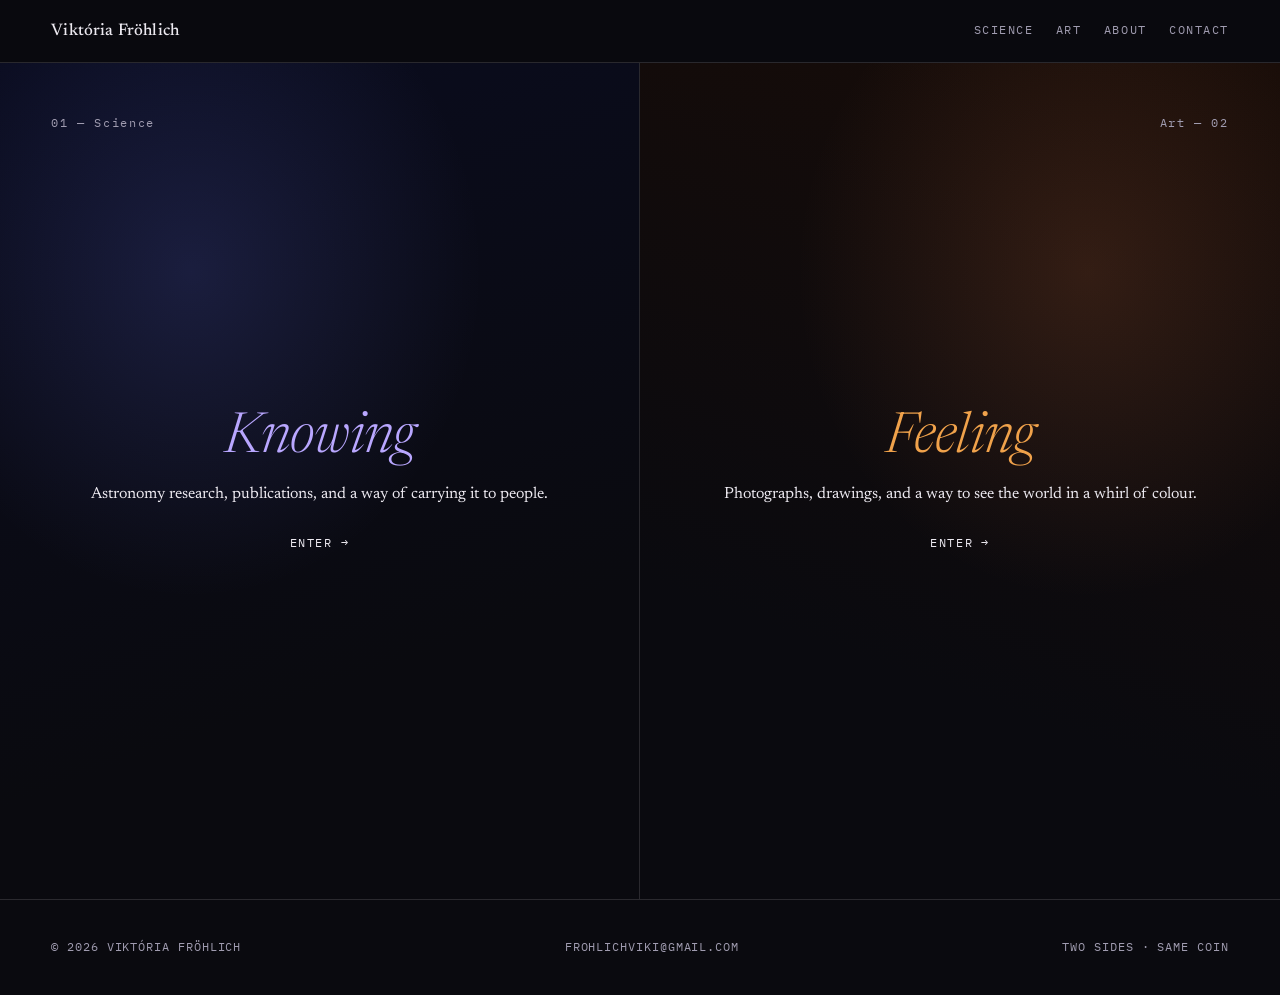
<file: index.html>
<!DOCTYPE html>
<html lang="en" data-theme="dark">
<head>
<meta charset="UTF-8">
<meta name="viewport" content="width=device-width, initial-scale=1">
<title>Viktória Fröhlich</title>
<meta name="description" content="Viktória Fröhlich — astronomer & artist. Research, science outreach, photographs and drawings.">
<link rel="icon" type="image/svg+xml" href="favicon.svg">
<link rel="icon" type="image/png" sizes="32x32" href="images/favicon-32.png">
<link rel="apple-touch-icon" href="images/apple-touch-icon.png">
<!-- Open Graph / social share. Replace SITE_URL with your real domain (e.g. https://frohlichviktoria.com) for previews to show the image. -->
<meta property="og:type" content="website">
<meta property="og:title" content="Viktória Fröhlich">
<meta property="og:description" content="Astronomer & artist. Research, science outreach, photographs and drawings — two sides of the same coin.">
<meta property="og:image" content="images/share.png">
<meta property="og:image:width" content="1200">
<meta property="og:image:height" content="630">
<meta name="twitter:card" content="summary_large_image">
<meta name="twitter:title" content="Viktória Fröhlich">
<meta name="twitter:description" content="Astronomer & artist. Research, science outreach, photographs and drawings — two sides of the same coin.">
<meta name="twitter:image" content="images/share.png">
<link rel="stylesheet" href="style.css">
</head>
<body>
<nav>
  <a class="brand" href="index.html">Viktória Fröhlich</a>
  <div class="links">
    <a href="science.html">Science</a>
    <a href="art.html">Art</a>
    <a href="about.html">About</a>
    <a href="contact.html">Contact</a>
  </div>
</nav>

<main class="coin">
  <a class="door d-sci fade" href="science.html">
    <div class="atmo"></div>
    <div class="ix mono">01 — Science</div>
    <div class="big"><em>Knowing</em></div>
    <p class="sub">Astronomy research, publications, and a way of carrying it to people.</p>
    <span class="go mono">Enter <span class="ar">→</span></span>
  </a>
  <a class="door d-art fade d1" href="art.html">
    <div class="atmo"></div>
    <div class="ix mono">Art — 02</div>
    <div class="big"><em>Feeling</em></div>
    <p class="sub">Photographs, drawings, and a way to see the world in a whirl of colour.</p>
    <span class="go mono">Enter <span class="ar">→</span></span>
  </a>
</main>

<footer>
  <span>© 2026 Viktória Fröhlich</span>
  <span><a href="mailto:frohlichviki@gmail.com">frohlichviki@gmail.com</a></span>
  <span>Two sides · same coin</span>
</footer>

<script src="app.js"></script>
</body>
</html>
</file>
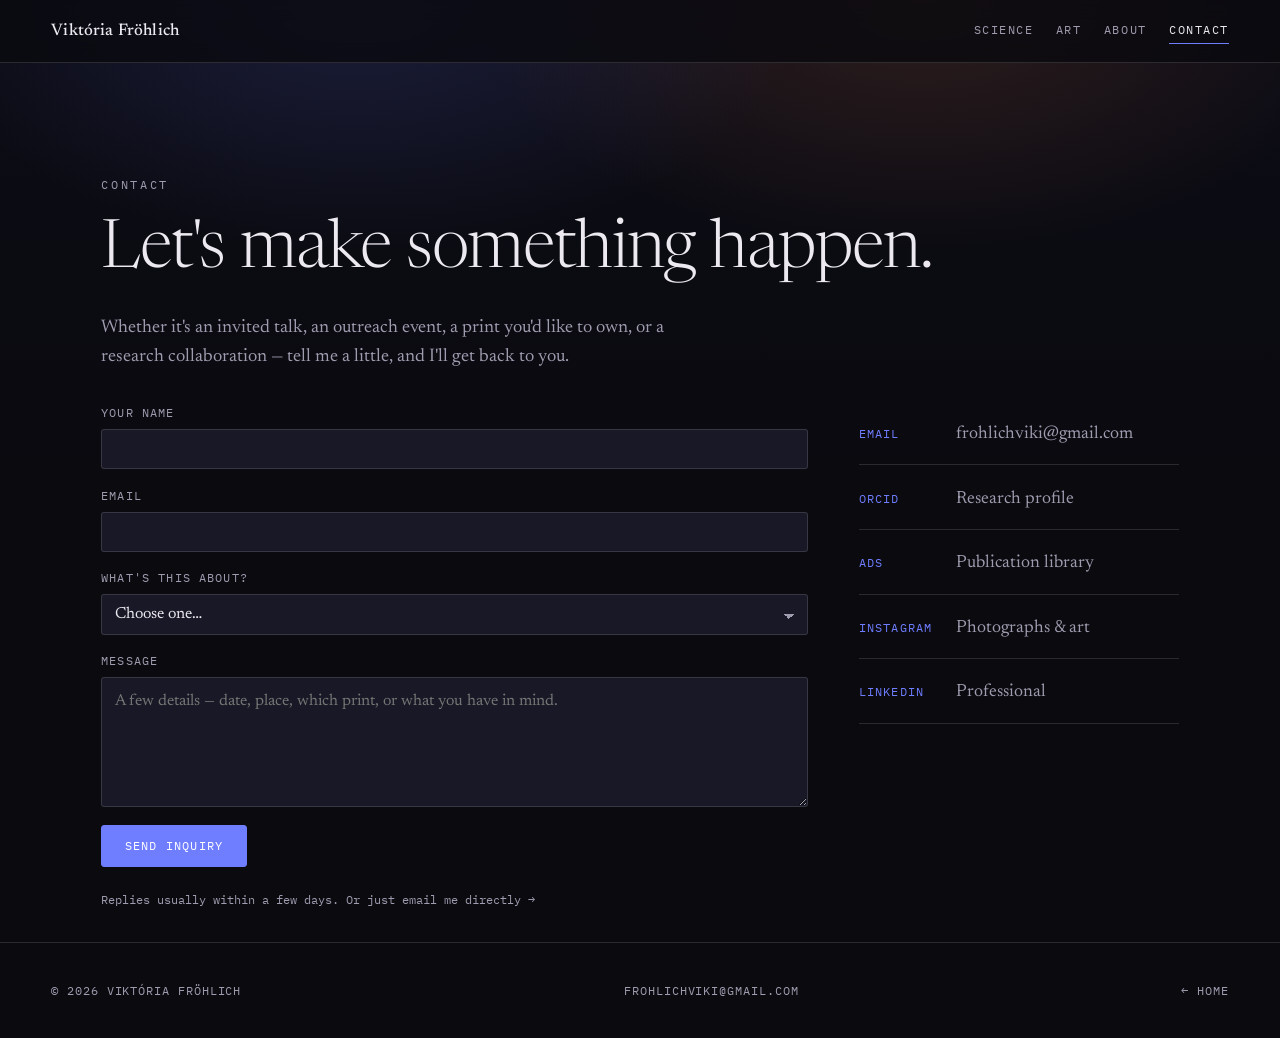
<file: contact.html>
<!DOCTYPE html>
<html lang="en" data-theme="dark">
<head>
<meta charset="UTF-8">
<meta name="viewport" content="width=device-width, initial-scale=1">
<title>Contact — Viktória Fröhlich</title>
<link rel="icon" type="image/svg+xml" href="favicon.svg">
<link rel="icon" type="image/png" sizes="32x32" href="images/favicon-32.png">
<link rel="apple-touch-icon" href="images/apple-touch-icon.png">
<!-- Open Graph / social share. Replace SITE_URL with your real domain (e.g. https://frohlichviktoria.com) for previews to show the image. -->
<meta property="og:type" content="website">
<meta property="og:title" content="Contact — Viktória Fröhlich">
<meta property="og:description" content="Invite a talk, arrange an outreach event, buy a print, or start a research collaboration.">
<meta property="og:image" content="images/share.png">
<meta property="og:image:width" content="1200">
<meta property="og:image:height" content="630">
<meta name="twitter:card" content="summary_large_image">
<meta name="twitter:title" content="Contact — Viktória Fröhlich">
<meta name="twitter:description" content="Invite a talk, arrange an outreach event, buy a print, or start a research collaboration.">
<meta name="twitter:image" content="images/share.png">
<link rel="stylesheet" href="style.css">
</head>
<body class="contact">
<div class="field"></div><div class="grain"></div>
<nav>
  <a class="brand" href="index.html">Viktória Fröhlich</a>
  <div class="links">
    <a href="science.html">Science</a>
    <a href="art.html">Art</a>
    <a href="about.html">About</a>
    <a href="contact.html" class="active">Contact</a>
  </div>
</nav>

<header class="hero wrap">
  <div class="eyebrow fade">Contact</div>
  <h1 class="fade d1">Let's make something happen.</h1>
  <p class="fade d2 lead" style="margin-bottom: 2rem;">Whether it's an invited talk, an outreach event, a print you'd like to own, or a research collaboration — tell me a little, and I'll get back to you.</p>
</header>

<section class="wrap">
  <div class="cgrid">
    <form class="inq fade d2" id="inq"
          action="https://formspree.io/f/mnpqnybk" method="POST">
      <label>
        <span class="lab">Your name</span>
        <input type="text" name="name" required autocomplete="name">
      </label>
      <label>
        <span class="lab">Email</span>
        <input type="email" name="email" required autocomplete="email">
      </label>
      <label>
        <span class="lab">What's this about?</span>
        <select name="topic" required>
          <option value="" disabled selected>Choose one…</option>
          <option>Invited talk / lecture</option>
          <option>Outreach event</option>
          <option>Buy a print</option>
          <option>Research / collaboration</option>
        </select>
      </label>
      <label>
        <span class="lab">Message</span>
        <textarea name="message" required placeholder="A few details — date, place, which print, or what you have in mind."></textarea>
      </label>
      <input type="hidden" name="_subject" value="New inquiry from your website">
      <button class="send" type="submit">Send inquiry</button>
      <p class="form-note" style="margin-bottom: 2rem;">Replies usually within a few days. Or just email me directly →</p>
      <div class="form-msg" id="formMsg"></div>
    </form>

    <aside class="clinks fade d3">
      <a class="clink" href="mailto:frohlichviki@gmail.com">
        <span class="k">Email</span><span class="v">frohlichviki@gmail.com</span></a>
      <a class="clink" href="https://orcid.org/0000-0003-3780-7185" target="_blank" rel="noopener">
        <span class="k">ORCID</span><span class="v">Research profile</span></a>
      <a class="clink" href="https://ui.adsabs.harvard.edu/user/libraries/eOEOgOb0QfiV0zlFnTccLg" target="_blank" rel="noopener">
        <span class="k">ADS</span><span class="v">Publication library</span></a>
      <a class="clink" href="https://www.instagram.com/viki_v8/" target="_blank" rel="noopener">
        <span class="k">Instagram</span><span class="v">Photographs &amp; art</span></a>
      <a class="clink" href="https://www.linkedin.com/in/vikt%C3%B3ria-fr%C3%B6hlich-b48035374/" target="_blank" rel="noopener">
        <span class="k">LinkedIn</span><span class="v">Professional</span></a>
    </aside>
  </div>

</section>

<footer>
  <span>© 2026 Viktória Fröhlich</span>
  <span><a href="mailto:frohlichviki@gmail.com">frohlichviki@gmail.com</a></span>
  <span><a href="index.html">← Home</a></span>
</footer>

<script src="app.js"></script>
</body>
</html>
</file>
<file: style.css>
/* =========================================================
   Viktória Fröhlich — shared design system
   Two sides of the same coin: science (deep space) / art (fire)
   Edit colors here once; both pages follow.
   ========================================================= */

@import url('https://fonts.googleapis.com/css2?family=Newsreader:ital,opsz,wght@0,6..72,300..600;1,6..72,300..500&family=IBM+Plex+Mono:wght@400;500&display=swap');

/* ---------- TOKENS ---------- */
:root{
  /* shared neutrals (DARK default) */
  --bg:        #0a0a0f;
  --bg-soft:   #14141d;
  --surface:   #181826;
  --text:      #ece9f0;
  --text-dim:  #a09cb0;
  --hair:      rgba(236,233,240,.14);

  /* SCIENCE — deep space: indigo/violet base, rust accent */
  --sci-1:     #6f7dffff;   /* luminous indigo */
  --sci-2:     #b9a7ff;     /* soft violet */
  --sci-deep:  #0a0c1f;     /* space navy */
  --sci-glow:  rgba(111,125,255,.16);
  --sci-accent:#d9743f;     /* rust accent */

  /* ART — fire: rust/amber base, cool blue accent */
  --art-1:     #e07a45;     /* rust */
  --art-2:     #f0a24b;     /* amber */
  --art-deep:  #170c08;     /* charred brown-black */
  --art-glow:  rgba(224,122,69,.16);
  --art-accent:#7f8cff;     /* cool blue accent */

  /* type + rhythm */
  --serif: "Newsreader", Georgia, "Times New Roman", serif;
  --mono:  "IBM Plex Mono", ui-monospace, monospace;
  --maxw: 1180px;
  --gut: clamp(1.25rem, 4vw, 3.25rem);
  --r: 3px;
}

/* ---------- RESET ---------- */
*{margin:0;padding:0;box-sizing:border-box}
html{scroll-behavior:smooth;-webkit-text-size-adjust:100%}
body{
  font-family:var(--serif);
  background:var(--bg);
  color:var(--text);
  line-height:1.6;
  font-size:clamp(1rem,.55rem + .7vw,1.12rem);
  -webkit-font-smoothing:antialiased;
  transition:background .5s ease,color .5s ease;
  overflow-x:hidden;
}
a{color:inherit}
img{display:block;max-width:100%}
.mono{font-family:var(--mono);font-feature-settings:"tnum"}

/* per-page accent wiring: pages set --c1/--c2/--deep/--glow/--accent */
.science{--c1:var(--sci-1);--c2:var(--sci-2);--deep:var(--sci-deep);--glow:var(--sci-glow);--accent:var(--sci-accent)}
.art{--c1:var(--art-1);--c2:var(--art-2);--deep:var(--art-deep);--glow:var(--art-glow);--accent:var(--art-accent)}

/* ---------- ATMOSPHERE (the quiet glow) ---------- */
.field{position:fixed;inset:0;z-index:-1;pointer-events:none;
  background:
    radial-gradient(60% 50% at var(--gx,30%) 0%, var(--glow), transparent 70%),
    linear-gradient(180deg, var(--deep), var(--bg) 55%);
  opacity:1;transition:background .5s ease}
.art .field{--gx:70%}
/* faint starfield / ember texture via tiny dots */
.grain{position:fixed;inset:0;z-index:-1;pointer-events:none;opacity:.5;
  background-image:radial-gradient(circle at 50% 50%, var(--text-dim) .5px, transparent .6px);
  background-size:140px 140px;mix-blend-mode:overlay;opacity:.06}

/* ---------- NAV ---------- */
nav{position:sticky;top:0;z-index:40;display:flex;align-items:center;
  justify-content:space-between;gap:1rem;
  padding:1.1rem var(--gut);
  background:color-mix(in srgb, var(--bg) 78%, transparent);
  backdrop-filter:blur(10px);border-bottom:1px solid var(--hair)}
nav .brand{font-weight:500;font-size:1.05rem;letter-spacing:.01em;text-decoration:none}
nav .links{display:flex;align-items:center;gap:1.4rem}
nav .links a{font-family:var(--mono);font-size:.74rem;letter-spacing:.13em;
  text-transform:uppercase;text-decoration:none;color:var(--text-dim);
  padding:.2rem 0;border-bottom:1px solid transparent;transition:.25s}
nav .links a:hover{color:var(--text)}
nav .links a.active{color:var(--text);border-bottom-color:var(--c1,var(--sci-1))}


/* ---------- LAYOUT ---------- */
.wrap{max-width:var(--maxw);margin:0 auto;padding:0 var(--gut)}
section{padding-block:clamp(3rem,7vw,6rem)}
.lead{max-width:60ch}

/* hero */
.hero{padding-top:clamp(3.5rem,9vw,7rem)}
.eyebrow{font-family:var(--mono);font-size:.76rem;letter-spacing:.22em;
  text-transform:uppercase;color:var(--c1,var(--sci-1));margin-bottom:1.4rem}
h1{font-weight:300;font-size:clamp(2.4rem,5.4vw,4.2rem);line-height:1.05;
  letter-spacing:-.018em}
h1 em{font-style:italic;font-weight:400}
.hero p{margin-top:1.6rem;color:var(--text-dim);font-size:1.15rem;max-width:58ch}

/* section headings */
.shead{display:flex;align-items:baseline;gap:1rem;margin-bottom:2rem;
  padding-bottom:.8rem;border-bottom:1px solid var(--hair)}
.shead .n{font-family:var(--mono);font-size:.8rem;color:var(--c1,var(--sci-1))}
.shead h2{font-weight:400;font-size:clamp(1.5rem,3vw,2.1rem);font-style:italic}

/* ---------- PUBLICATIONS ---------- */
.pub{display:grid;grid-template-columns:74px 1fr auto;gap:1.4rem;align-items:start;
  padding:1.4rem 0;border-bottom:1px solid var(--hair);transition:padding-left .25s}
.pub:hover{padding-left:.5rem}
.pub .yr{font-family:var(--mono);font-size:.85rem;color:var(--text-dim);padding-top:.25rem}
.pub h3{font-weight:500;font-size:1.18rem;line-height:1.35}
.pub .auth{margin-top:.35rem;font-style:italic;color:var(--text-dim);font-size:.98rem}
.pub .ven{margin-top:.25rem;font-family:var(--mono);font-size:.76rem;color:var(--c1,var(--sci-1))}
.pub .lk{display:flex;gap:.5rem;padding-top:.3rem;flex-wrap:wrap}
.pub .lk a{font-family:var(--mono);font-size:.68rem;letter-spacing:.07em;text-transform:uppercase;
  text-decoration:none;color:var(--text);border:1px solid var(--hair);
  padding:.32rem .6rem;border-radius:var(--r);white-space:nowrap;transition:.22s}
.pub .lk a:hover{border-color:var(--c1,var(--sci-1));color:var(--c1,var(--sci-1))}

/* ---------- CARDS (outreach / services) ---------- */
.cards{display:grid;grid-template-columns:repeat(auto-fill,minmax(270px,1fr));gap:1.2rem}
.card{border:1px solid var(--hair);border-radius:var(--r);padding:1.5rem;
  background:var(--surface);display:flex;flex-direction:column;min-height:190px;
  transition:transform .28s ease,border-color .28s ease}
.card:hover{transform:translateY(-4px);border-color:var(--c1,var(--sci-1))}
.card .tag{font-family:var(--mono);font-size:.66rem;letter-spacing:.12em;
  text-transform:uppercase;color:var(--c1,var(--sci-1))}
.card h3{margin-top:.7rem;font-weight:500;font-size:1.22rem;line-height:1.3}
.card p{margin-top:.6rem;color:var(--text-dim);font-size:.96rem;flex:1}
.card .more{margin-top:1rem;font-family:var(--mono);font-size:.7rem;letter-spacing:.08em;
  text-transform:uppercase;text-decoration:none;color:var(--c1,var(--sci-1))}
.card .more:hover{text-decoration:underline}

/* ---------- GALLERY ---------- */
.subnav{display:flex;gap:.5rem;flex-wrap:wrap;margin-bottom:2rem}
.subnav button{font-family:var(--mono);font-size:.72rem;letter-spacing:.1em;text-transform:uppercase;
  background:none;border:1px solid var(--hair);color:var(--text-dim);
  padding:.5rem .9rem;border-radius:var(--r);cursor:pointer;transition:.22s}
.subnav button:hover{color:var(--text)}
.subnav button.on{background:var(--c1,var(--art-1));border-color:var(--c1,var(--art-1));
  color:#fff}

/* contextual note above the gallery (shown only for certain filters) */
.filter-note{display:none;margin:-.4rem 0 1.6rem;max-width:60ch;
  color:var(--text-dim);font-size:1.05rem;line-height:1.6}
.filter-note.show{display:block}
.filter-note a{color:var(--art-1);text-decoration:none;white-space:nowrap}
.filter-note a:hover{text-decoration:underline}

.gallery{columns:3;column-gap:1rem}
.gallery[data-active="travel"]{columns:4}
@media(max-width:900px){.gallery{columns:2}.gallery[data-active="travel"]{columns:3}}
@media(max-width:560px){.gallery{columns:1}.gallery[data-active="travel"]{columns:2}}
.shot{break-inside:avoid;margin-bottom:1rem;border:1px solid var(--hair);border-radius:var(--r);
  overflow:hidden;background:var(--surface);cursor:pointer;position:relative;
  content-visibility:auto;contain-intrinsic-size:auto 320px;
  transition:transform .28s ease,border-color .28s ease}
.shot:hover{transform:translateY(-4px);border-color:var(--c1,var(--art-1))}
.shot img{width:100%;height:auto;display:block}
.shot .ph{aspect-ratio:var(--ar,3/4);display:flex;align-items:center;justify-content:center;
  background:
    radial-gradient(120% 120% at 30% 20%, var(--glow), transparent 60%),
    var(--bg-soft)}
.shot .ph span{font-family:var(--mono);font-size:.68rem;letter-spacing:.08em;color:var(--text-dim);
  border:1px dashed var(--hair);padding:.4rem .7rem;border-radius:var(--r)}
.shot .meta{position:absolute;left:0;right:0;bottom:0;padding:.7rem .85rem;
  display:flex;justify-content:space-between;align-items:baseline;gap:.5rem;
  background:linear-gradient(0deg, color-mix(in srgb,var(--bg) 92%,transparent), transparent);
  opacity:0;transition:opacity .25s}
.shot:hover .meta{opacity:1}
.shot .meta .t{font-style:italic;font-size:1rem}
.shot .meta .y{font-family:var(--mono);font-size:.7rem;color:var(--text-dim)}

/* ---------- LIGHTBOX ---------- */
.lb{position:fixed;inset:0;z-index:100;display:none;align-items:center;justify-content:center;
  padding:clamp(1rem,4vw,3rem);background:color-mix(in srgb,var(--bg) 92%,#000)}
.lb.open{display:flex}
.lb-inner{display:flex;gap:clamp(1.2rem,3vw,2.4rem);align-items:center;
  max-width:1100px;max-height:88vh}
.lb-media{flex:1 1 auto;display:flex;align-items:center;justify-content:center;min-width:0}
.lb img{max-width:100%;max-height:82vh;border:1px solid var(--hair);border-radius:var(--r);display:block}
.lb .lph{width:min(46vw,420px);aspect-ratio:3/4;border:1px solid var(--hair);border-radius:var(--r);
  background:radial-gradient(120% 120% at 30% 20%, var(--glow), transparent 60%),var(--bg-soft)}
.lb-text{flex:0 0 300px;max-width:300px;display:flex;flex-direction:column;gap:.6rem}
.lb-text .lb-title{font-weight:500;font-size:1.5rem;line-height:1.2;font-style:italic}
.lb-text .lb-year{font-size:.78rem;letter-spacing:.08em;color:var(--text-dim)}
.lb-text .lb-desc{color:var(--text-dim);font-size:1rem;line-height:1.6;margin-top:.3rem}
.lb-text .lb-buy{margin-top:1rem;align-self:flex-start;font-family:var(--mono);font-size:.74rem;
  letter-spacing:.1em;text-transform:uppercase;text-decoration:none;color:#fff;
  background:var(--art-1);border:1px solid var(--art-1);padding:.7rem 1.1rem;border-radius:var(--r);
  transition:.22s}
.lb-text .lb-buy:hover{filter:brightness(1.1)}
.lb .x{position:absolute;top:1.2rem;right:var(--gut);font-family:var(--mono);font-size:.8rem;
  letter-spacing:.1em;text-transform:uppercase;color:var(--text-dim);background:none;border:none;
  cursor:pointer;z-index:2}
.lb .x:hover{color:var(--text)}
@media(max-width:720px){
  .lb-inner{flex-direction:column;gap:1.2rem;max-height:none;overflow-y:auto}
  .lb img{max-height:50vh}
  .lb-text{flex:none;max-width:100%;width:100%}
}

/* ---------- HOME (the coin) ---------- */
.coin{min-height:calc(100vh - 64px);display:grid;grid-template-columns:1fr 1fr}
.coin .door{position:relative;display:flex;flex-direction:column;justify-content:center;
  align-items:center;text-align:center;
  padding:clamp(2rem,4vw,3.5rem);text-decoration:none;color:var(--text);overflow:hidden;
  border-right:1px solid var(--hair);transition:flex-grow .4s}
.coin .door:last-child{border-right:none}
.coin .door .atmo{position:absolute;inset:0;z-index:0;transition:opacity .5s}
.door.d-sci .atmo{background:
  radial-gradient(70% 60% at 30% 25%, var(--sci-glow), transparent 65%),
  linear-gradient(160deg,var(--sci-deep),var(--bg) 70%)}
.door.d-art .atmo{background:
  radial-gradient(70% 60% at 70% 25%, var(--art-glow), transparent 65%),
  linear-gradient(200deg,var(--art-deep),var(--bg) 70%)}
.coin .door .ix{position:absolute;top:clamp(2rem,4vw,3.5rem);font-family:var(--mono);
  font-size:.74rem;letter-spacing:.14em;z-index:2;color:var(--text-dim)}
.coin .door.d-sci .ix{left:clamp(2rem,4vw,3.5rem)}
.coin .door.d-art .ix{right:clamp(2rem,4vw,3.5rem)}
.coin .door .big{position:relative;z-index:2;font-weight:300;
  font-size:clamp(2rem,4.4vw,3.6rem);line-height:1.04;letter-spacing:-.015em}
.coin .door .big em{font-style:italic}
.coin .door.d-sci .big em{color:var(--sci-2)}
.coin .door.d-art .big em{color:var(--art-2)}
.coin .door .sub{position:relative;z-index:2;margin-top:.9rem;color:var(--text);
  white-space:nowrap;font-size:clamp(.62rem,1.35vw,1rem)}
.coin .door .go{position:relative;z-index:2;margin-top:1.6rem;font-family:var(--mono);
  font-size:.74rem;letter-spacing:.13em;text-transform:uppercase;display:inline-flex;gap:.5rem}
.coin .door .go .ar{transition:transform .3s}
.coin .door:hover .go .ar{transform:translateX(6px)}
@media(max-width:760px){
  .coin{grid-template-columns:1fr}
  .coin .door{border-right:none;border-bottom:1px solid var(--hair);min-height:52vh}
  .coin .door .sub{white-space:normal}
}

/* ---------- FOOTER ---------- */
footer{border-top:1px solid var(--hair);padding:2.4rem var(--gut);
  display:flex;justify-content:space-between;gap:1rem;flex-wrap:wrap;
  font-family:var(--mono);font-size:.72rem;letter-spacing:.08em;text-transform:uppercase;
  color:var(--text-dim)}
footer a{color:inherit;text-decoration:none}
footer a:hover{color:var(--text)}

/* ---------- ABOUT (neutral seam where both sides meet) ---------- */
.about .field{background:
  radial-gradient(50% 40% at 28% 0%, var(--sci-glow), transparent 70%),
  radial-gradient(50% 40% at 72% 0%, var(--art-glow), transparent 70%),
  linear-gradient(180deg,#0c0c16,var(--bg) 55%)}
.about .eyebrow{color:var(--text-dim)}
.bio{display:grid;grid-template-columns:316px 1fr;gap:clamp(1.5rem,4vw,3.5rem);align-items:start}
@media(max-width:760px){.bio{grid-template-columns:1fr}}
.portrait{border:1px solid var(--hair);border-radius:var(--r);overflow:hidden;
  background:var(--bg-soft);aspect-ratio:4/5;display:flex;align-items:center;justify-content:center}
.portrait span{font-family:var(--mono);font-size:.7rem;color:var(--text-dim);
  border:1px dashed var(--hair);padding:.5rem .8rem;border-radius:var(--r)}
.bio .body p{margin-bottom:1rem}
.bio .body p:last-child{margin-bottom:0}

/* paired vision statements — science / art, mirrored */
.visions{display:grid;grid-template-columns:1fr 1fr;gap:1rem;margin:1.4rem 0}
@media(max-width:560px){.visions{grid-template-columns:1fr}}
.vision{border:1px solid var(--hair);border-radius:var(--r);padding:1.2rem 1.3rem;
  background:var(--surface);position:relative}
.vision .vlabel{font-family:var(--mono);font-size:.66rem;letter-spacing:.13em;
  text-transform:uppercase;margin-bottom:.5rem;display:block}
.vision.sci .vlabel{color:var(--sci-1)}
.vision.art .vlabel{color:var(--art-1)}
.vision p{font-size:.98rem;line-height:1.55;color:var(--text);margin:0}
.vision.sci{border-top:2px solid var(--sci-1)}
.vision.art{border-top:2px solid var(--art-1)}
.cv-row{display:grid;grid-template-columns:130px 1fr;gap:1.4rem;padding:1.1rem 0;
  border-bottom:1px solid var(--hair)}
.cv-row .when{font-family:var(--mono);font-size:.82rem;color:var(--text-dim)}
.cv-row .what h3{font-weight:500;font-size:1.12rem}
.cv-row .what p{color:var(--text-dim);font-size:.96rem;margin-top:.2rem}
@media(max-width:560px){.cv-row{grid-template-columns:1fr;gap:.3rem}}
.btn{display:inline-flex;align-items:center;gap:.5rem;font-family:var(--mono);
  font-size:.74rem;letter-spacing:.1em;text-transform:uppercase;text-decoration:none;
  color:var(--text);border:1px solid var(--hair);padding:.7rem 1.1rem;border-radius:var(--r);
  transition:.22s}
.btn:hover{border-color:var(--sci-1);color:var(--sci-1)}

/* paired highlight (Pro Scientia + Hettyei side by side) */
.honours{display:grid;grid-template-columns:1fr 1fr;gap:1rem;margin:.4rem 0 1.4rem}
@media(max-width:560px){.honours{grid-template-columns:1fr}}
.honour{border:1px solid var(--hair);border-radius:var(--r);padding:1.3rem;
  background:var(--surface);position:relative;overflow:hidden}
.honour::before{content:"";position:absolute;inset:0 auto 0 0;width:3px;background:var(--sci-1)}
.honour.amateur::before{background:var(--sci-accent)}
.honour .yr{font-family:var(--mono);font-size:.72rem;letter-spacing:.1em;color:var(--text-dim)}
.honour h3{margin-top:.4rem;font-weight:500;font-size:1.12rem;line-height:1.25}
.honour p{margin-top:.4rem;color:var(--text-dim);font-size:.92rem;line-height:1.5}

/* topic summary line (papers on: …) */
/* stat-cards (about: publications / talks / art) */
.statcard{display:flex;align-items:stretch;gap:1.4rem;border:1px solid var(--hair);
  border-left:3px solid var(--sci-1);border-radius:var(--r);background:var(--surface);
  padding:1.4rem 1.6rem}
.statcard .staticon{display:flex;align-items:center;justify-content:center;
  padding-right:1.4rem;border-right:1px solid var(--hair);min-width:104px}
.statcard .staticon svg{width:64px;height:64px;display:block}
.statcard .statbody{display:flex;flex-direction:column;justify-content:center;gap:.9rem}
.statcard .statbody p{color:var(--text-dim);margin:0}
.statcard .statbody strong{color:var(--text);font-weight:500}
.statcard .statlink{align-self:flex-start;color:var(--sci-1);text-decoration:none;
  font-size:.76rem;letter-spacing:.08em;text-transform:uppercase}
.statcard .statlink:hover{text-decoration:underline}
/* art variant — rust accent */
.statcard.art-card{border-left-color:var(--art-1)}
.statcard.art-card .statlink{color:var(--art-1)}
.statcard .staticon svg{color:var(--text-dim)}
@media(max-width:560px){
  .statcard{flex-direction:column;gap:1rem}
  .statcard .staticon{padding-right:0;padding-bottom:1rem;border-right:none;
    border-bottom:1px solid var(--hair);min-width:0;justify-content:flex-start}
}

/* CV download sits in the "In brief" header */
.shead-cv{display:flex;align-items:center;justify-content:space-between;gap:1rem;flex-wrap:wrap}
.shead-cv h2{font-weight:400;font-size:clamp(1.5rem,3vw,2.1rem);font-style:italic}

/* breathing room before footer on the about page */
.about section:last-of-type{padding-bottom:clamp(3rem,7vw,5rem)}

/* ---------- TAB PANELS (science: research / outreach / talks) ---------- */
.tabpanel{display:none}
.tabpanel.on{display:block;animation:rise .6s cubic-bezier(.2,.7,.2,1)}
@media(prefers-reduced-motion:reduce){.tabpanel.on{animation:none}}

/* research sub-headings (Topics / Papers) */
.rsub{font-size:.8rem;letter-spacing:.16em;text-transform:uppercase;
  color:var(--sci-1);font-weight:500;margin:0 0 1.3rem}
.rsub + .pub{border-top:1px solid var(--hair)}
.tabpanel .rsub:nth-of-type(2){margin-top:2.8rem}

/* research themes band */
.themes{display:grid;grid-template-columns:repeat(3,1fr);gap:1.2rem;margin-bottom:2.6rem}
/* wide feature tile (RAMSES) — image (1 col) + text (2 cols), equal height, own classes to avoid .theme conflicts */
.theme-wide{display:grid;grid-template-columns:repeat(3,1fr);gap:1.2rem;margin-bottom:1.2rem;
  align-items:stretch}
.theme-wide .rw-thumb{grid-column:span 1;overflow:hidden;border:1px solid var(--hair);
  border-radius:var(--r);background:var(--surface);min-height:100%}
.theme-wide .rw-thumb img{width:100%;height:100%;object-fit:cover;display:block}
.theme-wide .rw-body{grid-column:span 2;display:flex;flex-direction:column;justify-content:center;
  border:1px solid var(--hair);border-radius:var(--r);background:var(--surface);padding:1.4rem 1.6rem}
.theme-wide .rw-body .tname{display:block;font-size:.72rem;letter-spacing:.1em;text-transform:uppercase;
  color:var(--sci-1);margin-bottom:.5rem}
.theme-wide .rw-body p{font-size:.92rem;line-height:1.5;color:var(--text);margin:0}
@media(max-width:760px){
  .theme-wide{grid-template-columns:1fr}
  .theme-wide .rw-thumb,.theme-wide .rw-body{grid-column:span 1}
  .theme-wide .rw-thumb{aspect-ratio:16/10;min-height:0}
}
@media(max-width:760px){.themes{grid-template-columns:1fr}}
.theme{border:1px solid var(--hair);border-radius:var(--r);background:var(--surface);
  overflow:hidden;display:flex;flex-direction:column;
  transition:transform .28s ease,border-color .28s ease}
.theme:hover{transform:translateY(-4px);border-color:var(--sci-1)}
.theme .tthumb{aspect-ratio:16/10;overflow:hidden;background:
  radial-gradient(120% 120% at 30% 20%, var(--sci-glow), transparent 60%),var(--bg-soft);
  display:flex;align-items:center;justify-content:center;border-bottom:1px solid var(--hair)}
.theme .tthumb img{width:100%;height:100%;object-fit:cover;display:block}
.theme .tthumb-svg{width:100%;height:100%;display:block;border:none}
.theme .tthumb span{font-family:var(--mono);font-size:.64rem;letter-spacing:.08em;color:var(--text-dim);
  border:1px dashed var(--hair);padding:.4rem .6rem;border-radius:var(--r)}
.theme .tbody{padding:1.2rem;flex:1}
.theme .tname{display:block;font-size:.72rem;letter-spacing:.1em;text-transform:uppercase;
  color:var(--sci-1);margin-bottom:.5rem}
.theme p{font-size:.92rem;line-height:1.5;color:var(--text);margin:0}

/* language pill (text only) */
.lang-tag{display:inline-flex;align-items:center;font-family:var(--mono);
  font-size:.62rem;letter-spacing:.14em;text-transform:uppercase;color:var(--text-dim);
  border:1px solid var(--hair);border-radius:99px;padding:.24rem .6rem}
.card .lang{margin-top:.9rem}
/* tag + flag share the top row */
.card .toprow{display:flex;align-items:center;justify-content:space-between;gap:.6rem}

/* speaking note (pricing / availability) */
.note-soft{border:1px solid var(--hair);border-left:3px solid var(--sci-1);border-radius:var(--r);
  padding:1.1rem 1.3rem;background:var(--surface);margin-top:1.8rem;
  font-size:.95rem;color:var(--text-dim);line-height:1.55}
.note-soft strong{color:var(--text);font-weight:500}

/* prints & pricing block (art page) */
.prints{border:1px solid var(--hair);border-left:3px solid var(--art-1);border-radius:var(--r);
  background:var(--surface);padding:1.5rem 1.7rem;margin-top:2.4rem}
.prints h3{font-weight:500;font-size:1.2rem;margin-bottom:.3rem}
.prints .intro{color:var(--text-dim);font-size:.96rem;margin-bottom:1.2rem;max-width:60ch}
.prints .rows{display:grid;grid-template-columns:repeat(auto-fit,minmax(150px,1fr));gap:.9rem;
  margin-bottom:1.1rem}
.prints .row{border:1px solid var(--hair);border-radius:var(--r);padding:.9rem 1rem}
.prints .row .size{font-family:var(--mono);font-size:.72rem;letter-spacing:.08em;
  text-transform:uppercase;color:var(--art-1);display:block;margin-bottom:.3rem}
.prints .row .price{font-size:1.15rem;font-weight:500}
.prints .row .dim{font-family:var(--mono);font-size:.68rem;color:var(--text-dim);display:block;margin-top:.15rem}
.prints .foot{color:var(--text-dim);font-size:.9rem;line-height:1.55}
.prints .foot a{color:var(--art-1);text-decoration:none}
.prints .foot a:hover{text-decoration:underline}

/* talk topics — preview cards */
.topics{display:grid;grid-template-columns:repeat(auto-fill,minmax(300px,1fr));gap:1.2rem}
.topic{border:1px solid var(--hair);border-radius:var(--r);
  background:var(--surface);position:relative;overflow:hidden;
  display:flex;flex-direction:column;
  transition:transform .28s ease,border-color .28s ease}
.topic:hover{transform:translateY(-4px);border-color:var(--sci-1)}
.topic .thumb{aspect-ratio:16/9;overflow:hidden;background:
  radial-gradient(120% 120% at 30% 20%, var(--sci-glow), transparent 60%),var(--bg-soft);
  display:flex;align-items:center;justify-content:center;border-bottom:1px solid var(--hair)}
.topic .thumb img{width:100%;height:100%;object-fit:cover;display:block}
.topic .thumb span{font-family:var(--mono);font-size:.66rem;letter-spacing:.08em;color:var(--text-dim);
  border:1px dashed var(--hair);padding:.4rem .7rem;border-radius:var(--r)}
.topic .body{padding:1.5rem;display:flex;flex-direction:column;flex:1}
.topic .lvl{font-family:var(--mono);font-size:.66rem;letter-spacing:.12em;text-transform:uppercase;
  color:var(--sci-1)}
.topic h3{margin-top:.7rem;font-weight:500;font-size:1.28rem;line-height:1.25}
.topic .teaser{margin-top:.7rem;color:var(--text-dim);font-size:.98rem;line-height:1.55;flex:1}
.topic .tags{margin-top:1.1rem;display:flex;flex-wrap:wrap;gap:.4rem}
.topic .tags span{font-family:var(--mono);font-size:.66rem;letter-spacing:.06em;
  color:var(--text-dim);border:1px solid var(--hair);padding:.3rem .55rem;border-radius:99px}
.topic .ask{margin-top:1.2rem;display:inline-block;font-family:var(--mono);font-size:.7rem;
  letter-spacing:.08em;text-transform:uppercase;text-decoration:none;color:var(--sci-1)}
.topic .ask:hover{text-decoration:underline}

/* ---------- CONTACT ---------- */
.contact .field{background:
  radial-gradient(50% 40% at 28% 0%, var(--sci-glow), transparent 70%),
  radial-gradient(50% 40% at 72% 0%, var(--art-glow), transparent 70%),
  linear-gradient(180deg,#0c0c16,var(--bg) 55%)}
.contact .eyebrow{color:var(--text-dim)}
.cgrid{display:grid;grid-template-columns:1fr 320px;gap:clamp(1.5rem,4vw,3.5rem);align-items:start}
@media(max-width:820px){.cgrid{grid-template-columns:1fr}}

form.inq{display:flex;flex-direction:column;gap:1.1rem}
.inq label{display:flex;flex-direction:column;gap:.4rem;font-size:.95rem}
.inq label .lab{font-family:var(--mono);font-size:.72rem;letter-spacing:.1em;
  text-transform:uppercase;color:var(--text-dim)}
.inq input,.inq select,.inq textarea{
  font-family:var(--serif);font-size:1rem;color:var(--text);
  background:var(--surface);border:1px solid var(--hair);border-radius:var(--r);
  padding:.7rem .8rem;width:100%;transition:border-color .2s}
.inq textarea{min-height:130px;resize:vertical;line-height:1.55}
.inq input:focus,.inq select:focus,.inq textarea:focus{
  outline:none;border-color:var(--sci-1)}
.inq select{appearance:none;cursor:pointer;
  background-image:linear-gradient(45deg,transparent 50%,var(--text-dim) 50%),
                   linear-gradient(135deg,var(--text-dim) 50%,transparent 50%);
  background-position:calc(100% - 18px) 55%,calc(100% - 13px) 55%;
  background-size:5px 5px,5px 5px;background-repeat:no-repeat}
.inq .send{align-self:flex-start;font-family:var(--mono);font-size:.76rem;letter-spacing:.1em;
  text-transform:uppercase;color:#fff;background:var(--sci-1);border:1px solid var(--sci-1);
  padding:.8rem 1.4rem;border-radius:var(--r);cursor:pointer;transition:.22s}
.inq .send:hover{filter:brightness(1.1)}
.form-note{font-family:var(--mono);font-size:.74rem;color:var(--text-dim);margin-top:.4rem}
.form-msg{font-family:var(--mono);font-size:.85rem;padding:.8rem;border-radius:var(--r);
  border:1px solid var(--hair);display:none}
.form-msg.show{display:block}

.clinks{display:flex;flex-direction:column;gap:.2rem}
.clink{display:flex;align-items:baseline;gap:.8rem;padding:1rem 0;
  border-bottom:1px solid var(--hair);text-decoration:none;color:var(--text);transition:padding-left .22s}
.clink:hover{padding-left:.4rem}
.clink .k{font-family:var(--mono);font-size:.72rem;letter-spacing:.1em;text-transform:uppercase;
  color:var(--sci-1);min-width:84px}
.clink .v{color:var(--text-dim)}
.clink:hover .v{color:var(--text)}

/* ---------- LOAD FADE (gentle, no scroll effects) ---------- */
.fade{opacity:0;transform:translateY(14px);animation:rise .9s cubic-bezier(.2,.7,.2,1) forwards}
.fade.d1{animation-delay:.08s}.fade.d2{animation-delay:.16s}.fade.d3{animation-delay:.24s}
@keyframes rise{to{opacity:1;transform:none}}
@media(prefers-reduced-motion:reduce){.fade{animation:none;opacity:1;transform:none}}
</file>
